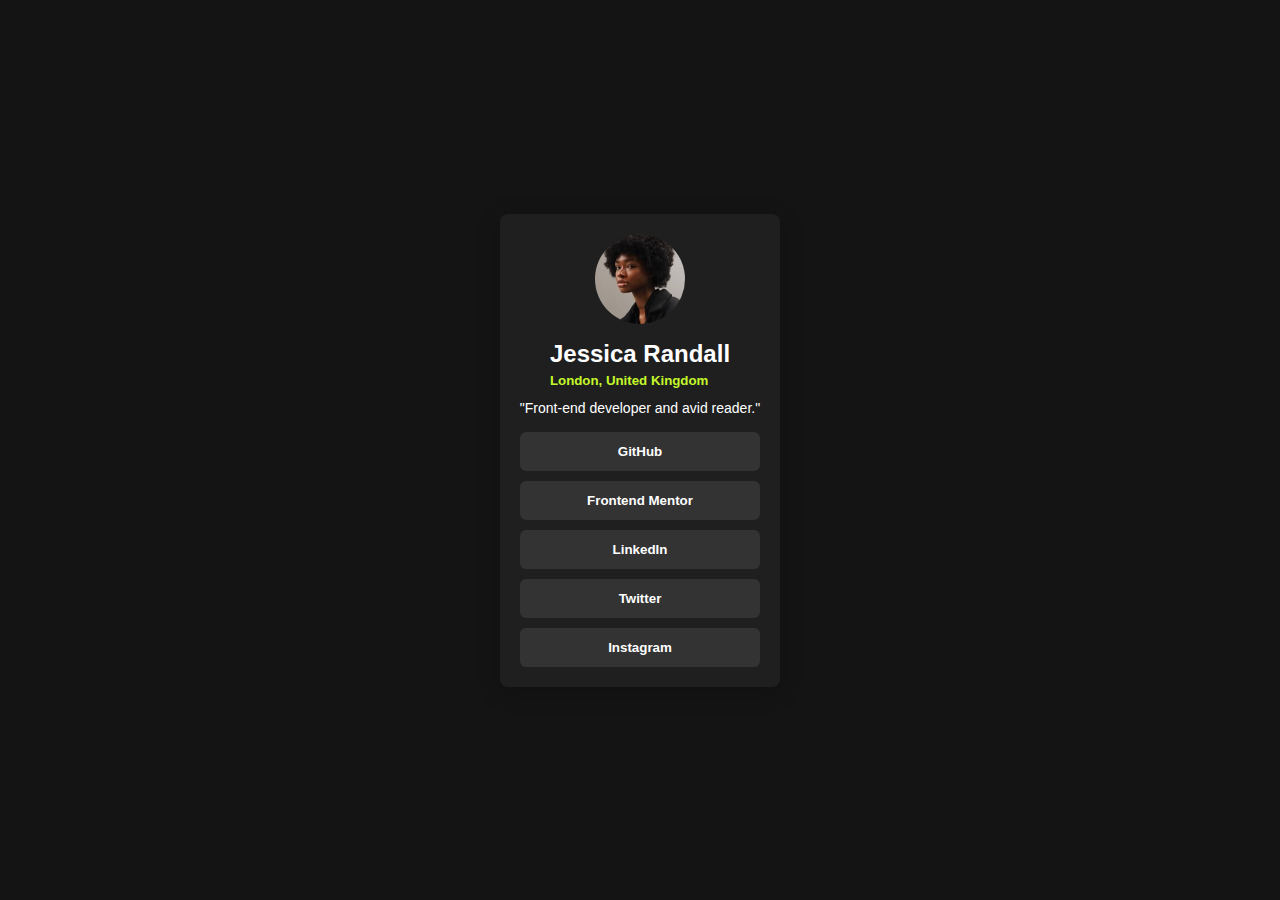
<file: 01-social-links/index.html>
<!DOCTYPE html>
<html lang="en">
<head>
  <meta charset="UTF-8">
  <meta name="viewport" content="width=device-width, initial-scale=1.0"> <!-- displays site properly based on user's device -->

  <link rel="icon" type="image/png" sizes="32x32" href="./assets/images/favicon-32x32.png">
  <link rel="stylesheet" href="style.css">
  
  <title>Frontend Mentor | Social links profile</title>

  <!-- Feel free to remove these styles or customise in your own stylesheet 👍 -->
  <style>
    .attribution { font-size: 11px; text-align: center; }
    .attribution a { color: hsl(228, 45%, 44%); }
  </style>
</head>

<body>
  <main class="main">
    <section class="card-section">

      <div class="container">
        <img src="assets/images/avatar-jessica.jpeg" alt="avatar-jessica">

        <div class="titles">
          <h2>Jessica Randall</h2>
          <h5>London, United Kingdom</h5>
        </div>

        <p>"Front-end developer and avid reader."</p>
        
        <div class="buttons">
          <button>GitHub</button>
          <button>Frontend Mentor</button>
          <button>LinkedIn</button>
          <button>Twitter</button>
          <button>Instagram</button>
        </div>
      </div>
    </section>
</main>
</body>
</html>
</file>
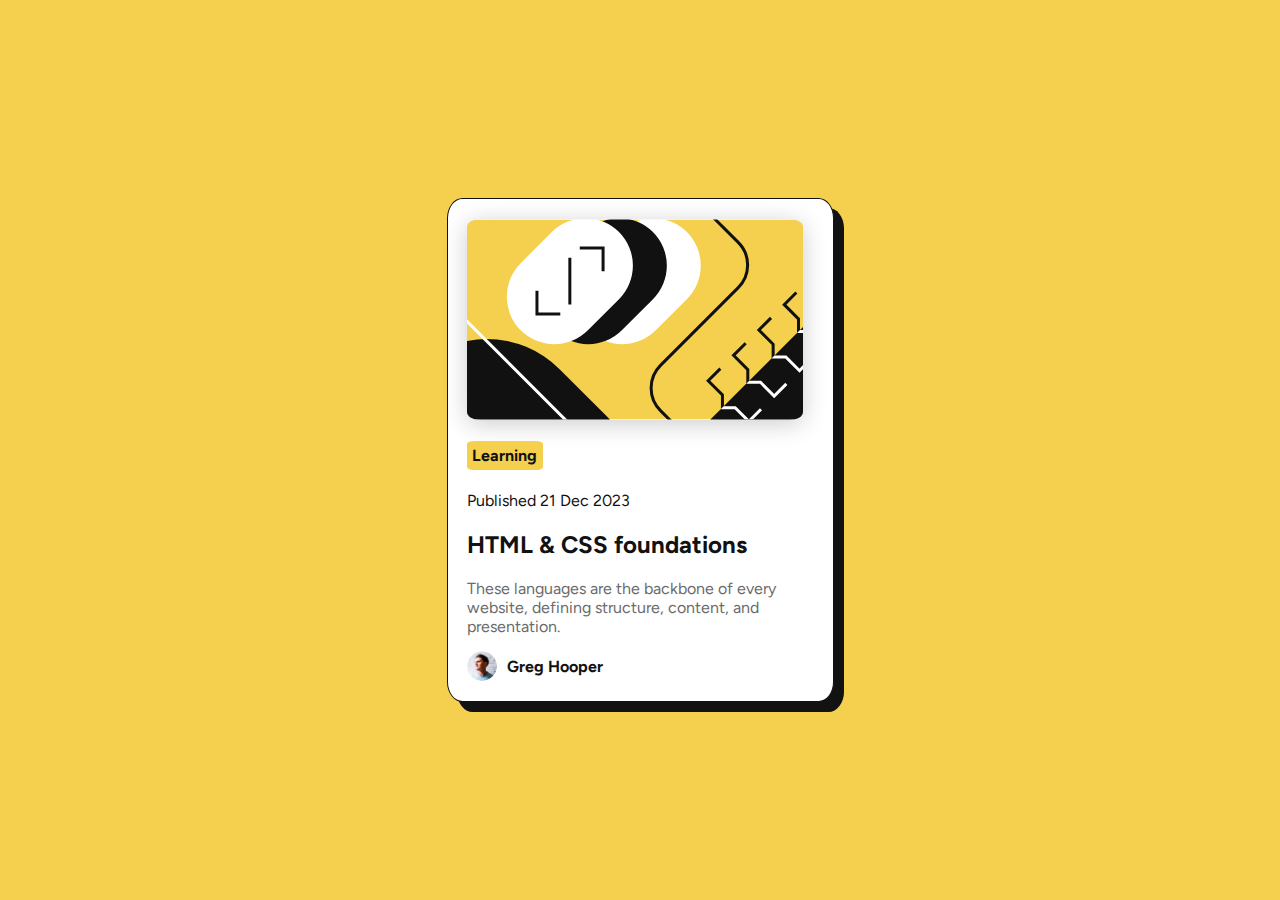
<file: 02-blog-card/index.html>
<!DOCTYPE html>
<html lang="en">
<head>
  <meta charset="UTF-8">
  <meta name="viewport" content="width=device-width, initial-scale=1.0"> <!-- displays site properly based on user's device -->

  <link rel="icon" type="image/png" sizes="32x32" href="./assets/images/favicon-32x32.png">
  <link rel="stylesheet" href="style.css">
  
  <title>Frontend Mentor | Blog preview card</title>

  <!-- Feel free to remove these styles or customise in your own stylesheet 👍 -->
  <style>
    .attribution { font-size: 11px; text-align: center; }
    .attribution a { color: hsl(228, 45%, 44%); }
  </style>
</head>
<body>
  <main class="main">
    <div class="blog-card">
      <div class="image"><img class= "class-img" src="assets/images/illustration-article.svg" alt="article-illustration"></div>
      <div class="tag"><h4>Learning</h4></div>
      <div class="date">Published 21 Dec 2023</div>
      <div class="title"><h2>HTML & CSS foundations</h2></div>
      <div class="description">These languages are the backbone of every website, defining structure, content, and presentation.</div>
      <div class="author">
        <img class="author-pic" src="assets/images/image-avatar.webp" alt="author-picture">
        <strong>Greg Hooper</strong>
      </div>
    </div>
  </main>

</body>
</html>
</file>
<file: 01-social-links/style.css>
* {
  margin: 0;
  padding: 0;
  box-sizing: border-box; /* Best practice for layouts */
}

body {
  font-family: Inter, sans-serif;
  background-color: hsl(0, 0%, 8%);
  color: hsl(0, 0%, 100%);
  display: flex;
  justify-content: center;
  flex-direction: column;
  align-items: center;
  min-height: 100vh; /* Ensures vertical centering */
}

.container {
  background-color: hsl(0, 0%, 12%);
  padding: 20px;
  border-radius: 8px;
  display: flex;
  flex-direction: column;
  justify-content: center;
  align-items: center;
  max-width: 300px;
  box-shadow: 0 4px 24px rgba(0,0,0,0.2); /* Optional: subtle shadow */
}

img {
  width: 90px;
  height: 90px;
  border-radius: 50%; /* More compatible than clip-path */
  object-fit: cover;
  margin-bottom: 16px;
}

h2 {
  margin-bottom: 4px;
}

h5 {
  color: hsl(75, 94%, 57%);
  margin-top: 5px;
  margin-bottom: 12px;
}

p {
  font-size: 14px;
  text-align: center;
  margin-bottom: 16px;
}

.buttons {
  display: flex;
  flex-direction: column;
  gap: 10px; /* Modern spacing */
  width: 100%;
}

.buttons {
  text-decoration: none;
}

button {
  color: hsl(0, 0%, 100%);
  background-color: hsl(0, 0%, 20%);
  width: 100%;
  padding: 12px;
  border: none;
  border-radius: 6px;
  font-weight: 600;
  cursor: pointer;
  transition: background 0.2s, color 0.2s;
}

button:hover,
button:focus {
  background-color: hsl(75, 94%, 57%);
  color: hsl(0, 0%, 20%);
  outline: none;
}

button:focus {
  box-shadow: 0 0 0 2px hsl(0, 0%, 100%);
}
</file>
<file: 02-blog-card/style.css>
@import url('https://fonts.googleapis.com/css2?family=Figtree:wght@400;600;700&display=swap');

body {
    background-color: hsl(47, 88%, 63%);
    color: hsl(0, 0%, 7%);
    font-family: Figtree, sans-serif;
    font-size: 16px;
    display: flex;
    flex-direction: column;
    justify-content: center;  /* vertical center */
    align-items: center;      /* horizontal center */
    height: 100vh;            /* full viewport height */
    margin: 0;                /* remove default browser margin */
}

.blog-card {
    background-color: hsl(0, 0%, 100%);
    padding: 5%;
    border-radius: 4%;
    max-width: 385px;
    box-shadow: 10px 10px 0px 0px hsl(0, 0%, 7%);
    border: 1px solid hsl(0, 0%, 7%);
}


.class-img{
    display: flex;
    flex-direction: column;
    justify-content: center;
    align-items: center;
    box-shadow: 0 4px 24px rgba(0,0,0,0.2); /* Optional: subtle shadow */
}

img{
    border-radius: 4%;
}

h4{
    padding: 5px;
}

.tag{
    background-color: hsl(47, 88%, 63%);
    border-radius: 10%;
    max-width: 22%;
}

.title:hover{
    color: hsl(47, 88%, 63%);
}

.description{
    color: hsl(0, 0%, 42%);
}

.author{
    margin-top: 15px;
    display: flex;
    flex-direction: row;
    align-items: center;
}

.author-pic{
    margin-right: 10px;
    width: 30px;
    height: 30px;
    border-radius: 50%; /* More compatible than clip-path */
}
</file>
